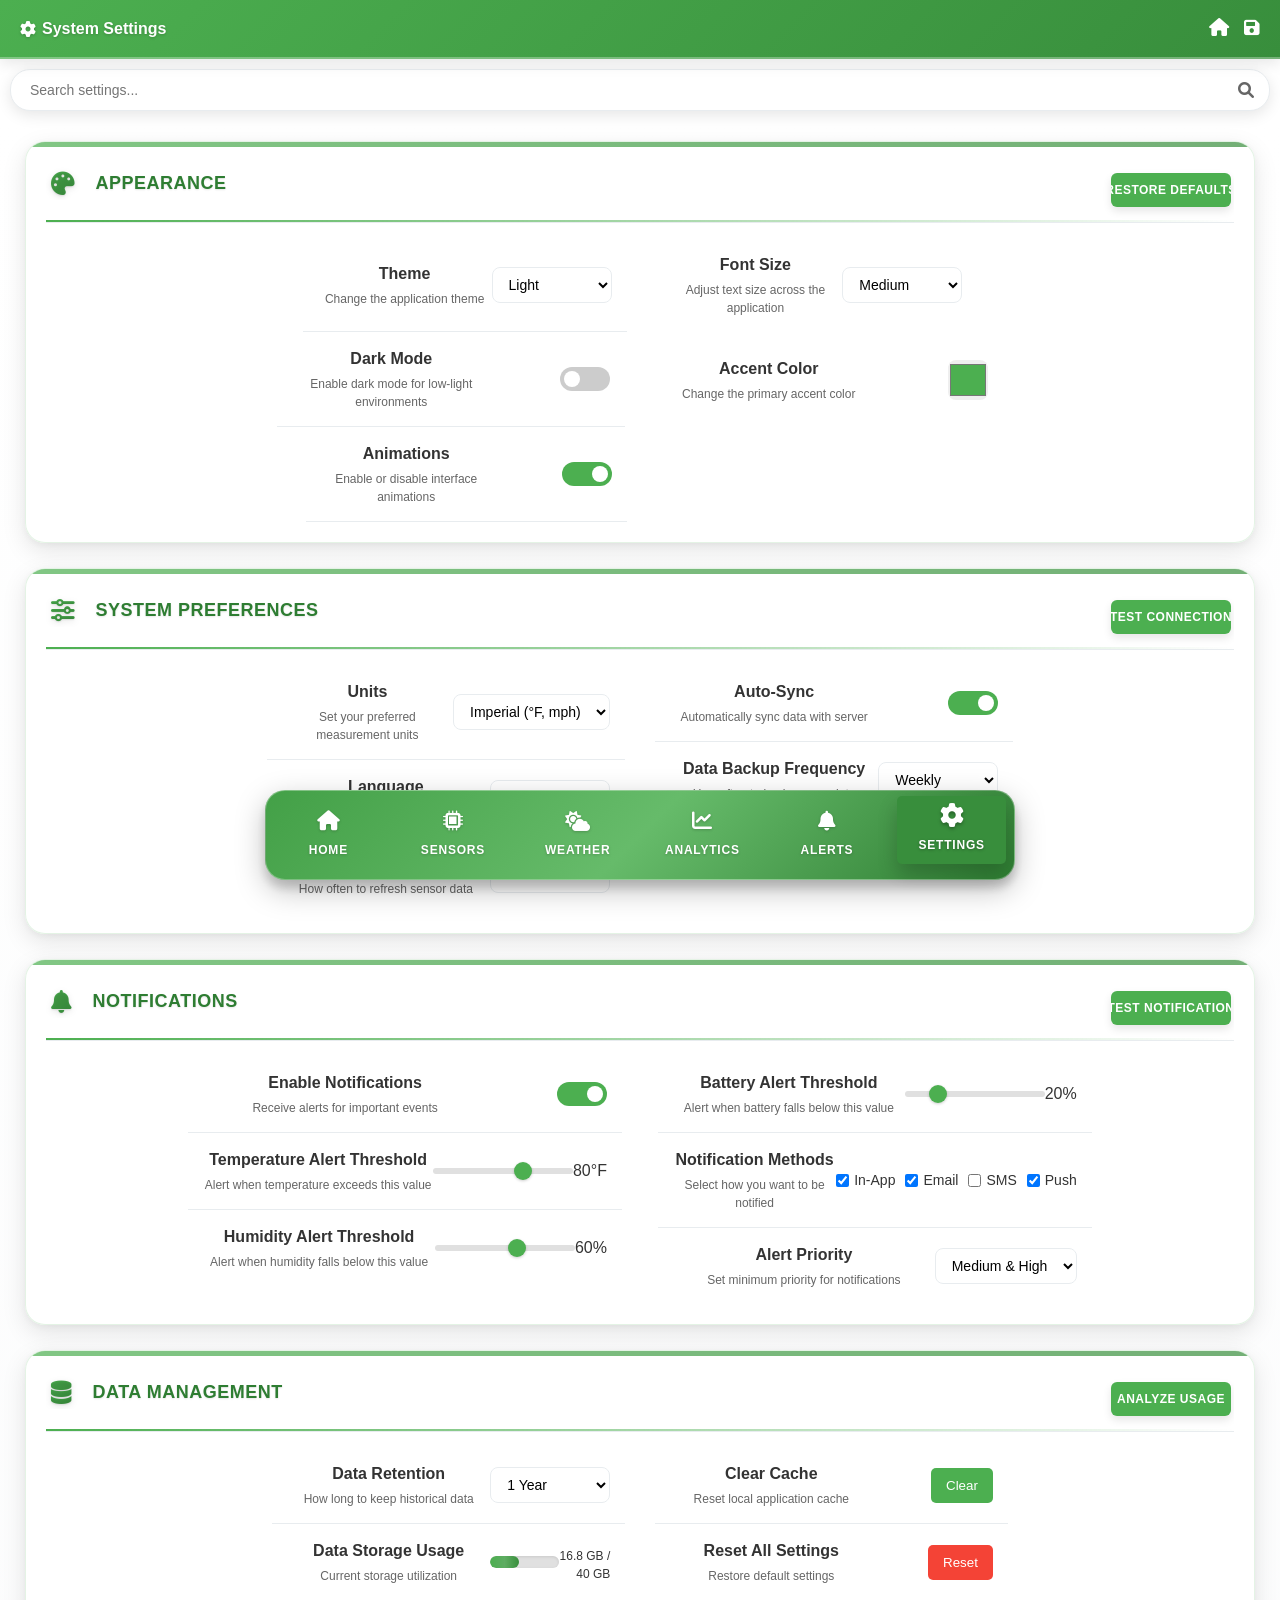
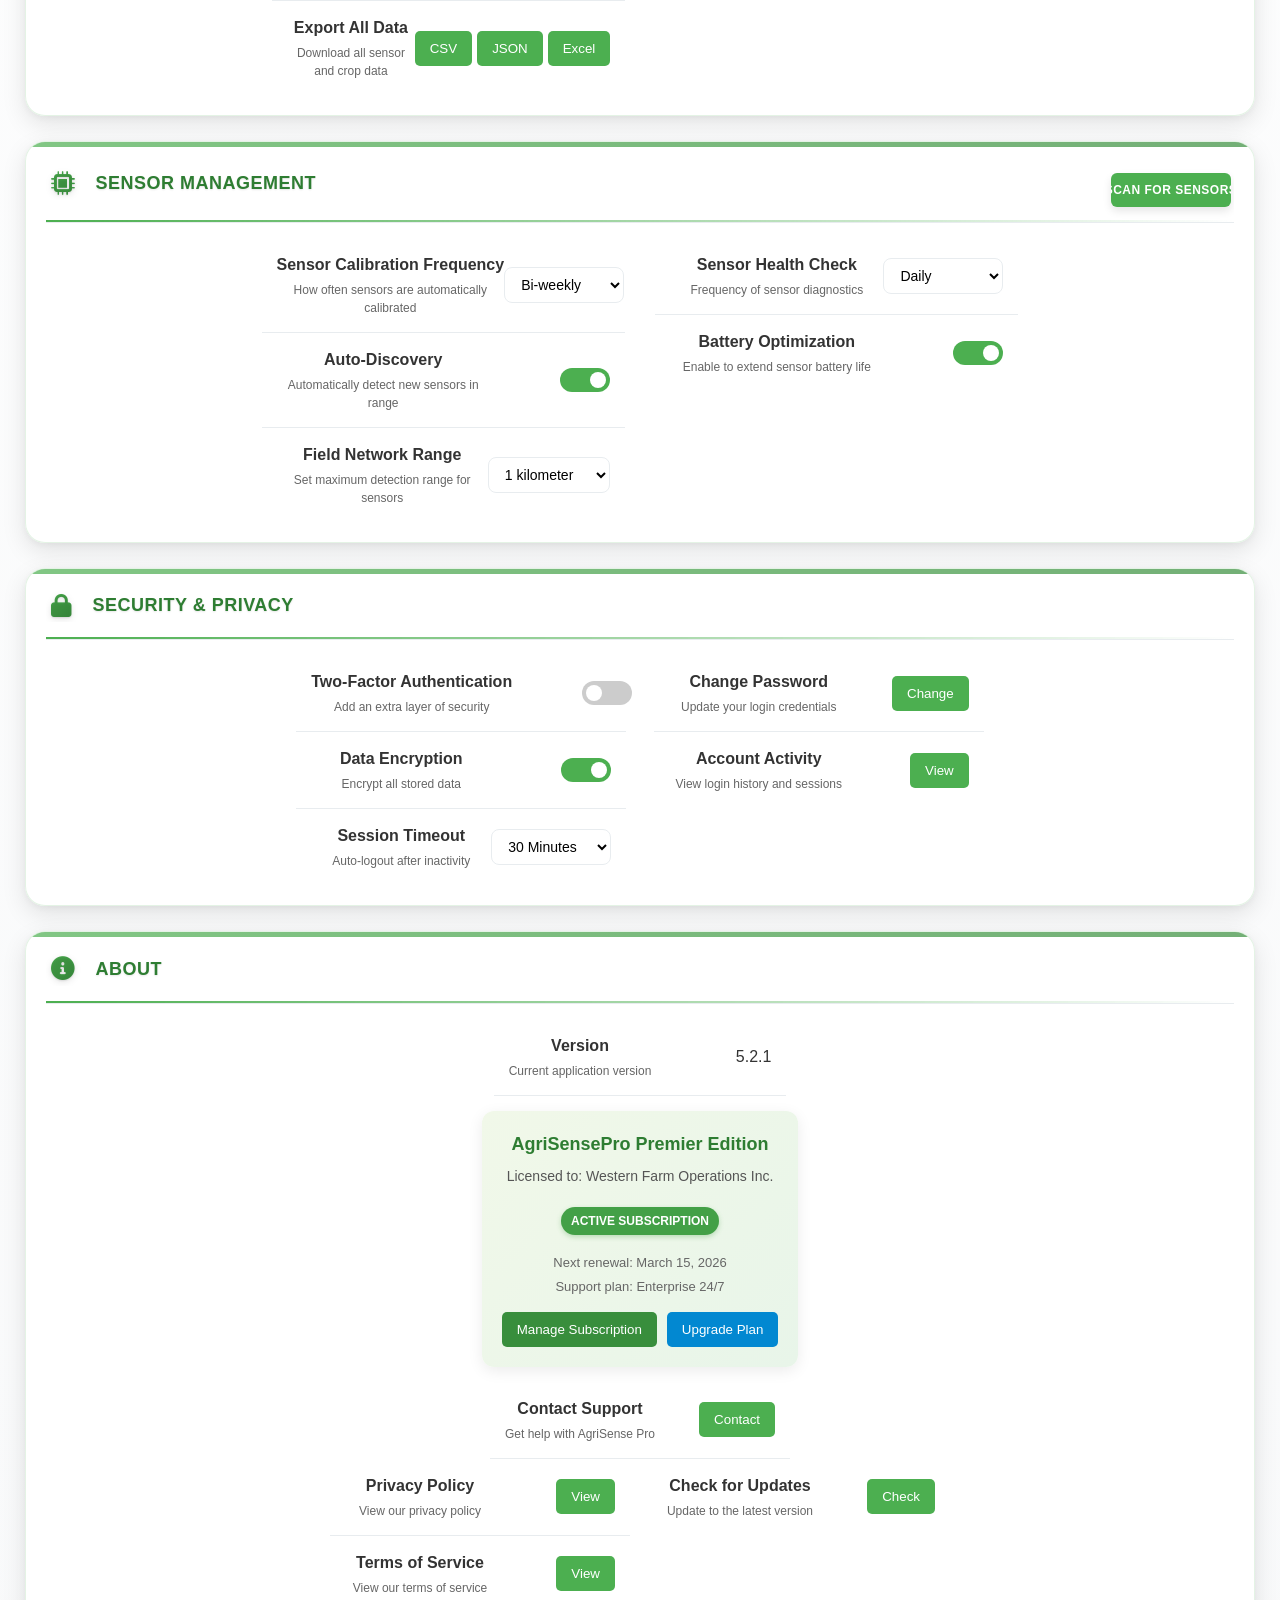
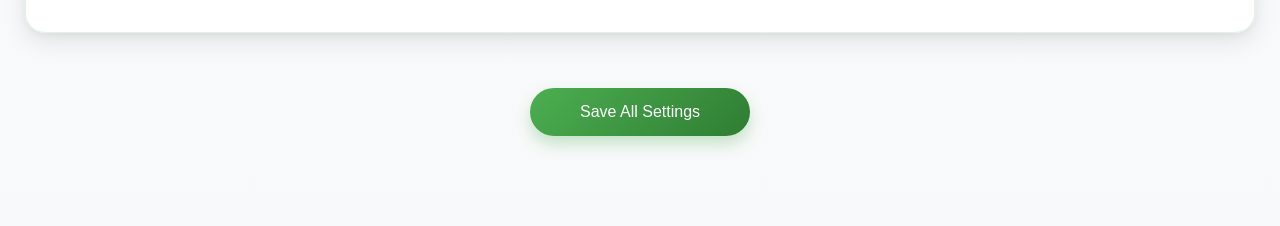
<file: settings.html>
<!DOCTYPE html>
<html lang="en">
<head>
    <meta charset="UTF-8">
    <meta name="viewport" content="width=device-width, initial-scale=1.0, maximum-scale=1.0, user-scalable=no, shrink-to-fit=no">
    <title>AgriSense Pro - System Settings</title>
    <link rel="stylesheet" href="https://cdnjs.cloudflare.com/ajax/libs/font-awesome/6.0.0-beta3/css/all.min.css">
    <link rel="stylesheet" href="styles.css">
</head>
<body>
    <div class="phone-frame" style="max-width: 100%; height: 100%;">
        <div class="header">
            <div class="header-title">
                <i class="fas fa-cog"></i>
                System Settings
            </div>
            <div class="header-actions">
                <a href="index.html" class="header-icon" title="Back to Dashboard"><i class="fas fa-home"></i></a>
                <span class="header-icon" onclick="saveAllSettings()" title="Save All Settings"><i class="fas fa-save"></i></span>
            </div>
        </div>

        <div class="search-bar">
            <input type="text" placeholder="Search settings..." id="settingsSearch">
            <i class="fas fa-search search-icon"></i>
        </div>

        <div class="content" style="max-width: 100%;">
            <div class="section">
                <div class="section-header">
                    <div class="section-title">
                        <i class="fas fa-palette"></i>
                        Appearance
                    </div>
                    <div class="action-buttons">
                        <span class="btn" onclick="restoreDefaultAppearance()">Restore Defaults</span>
                    </div>
                </div>

                <div style="display: flex; flex-wrap: wrap; gap: 15px; justify-content: space-between;">
                    <div class="settings-item" style="flex: 1; min-width: 300px; max-width: 48%;">
                        <div class="settings-label">
                            <div class="settings-title">Theme</div>
                            <div class="settings-description">Change the application theme</div>
                        </div>
                        <div class="settings-control">
                            <select id="themeSelect" class="settings-select" onchange="previewTheme(this.value)">
                                <option value="light">Light</option>
                                <option value="dark">Dark</option>
                                <option value="nature">Nature</option>
                                <option value="custom">Custom</option>
                            </select>
                        </div>
                    </div>

                    <div class="settings-item" style="flex: 1; min-width: 300px; max-width: 48%;">
                        <div class="settings-label">
                            <div class="settings-title">Font Size</div>
                            <div class="settings-description">Adjust text size across the application</div>
                        </div>
                        <div class="settings-control">
                            <select id="fontSizeSelect" class="settings-select" onchange="previewFontSize(this.value)">
                                <option value="small">Small</option>
                                <option value="medium" selected>Medium</option>
                                <option value="large">Large</option>
                            </select>
                        </div>
                    </div>
                </div>

                <div style="display: flex; flex-wrap: wrap; gap: 15px; justify-content: space-between;">
                    <div class="settings-item" style="flex: 1; min-width: 300px; max-width: 48%;">
                        <div class="settings-label">
                            <div class="settings-title">Dark Mode</div>
                            <div class="settings-description">Enable dark mode for low-light environments</div>
                        </div>
                        <div class="settings-control">
                            <label class="switch">
                                <input type="checkbox" id="darkModeToggle" onchange="toggleDarkMode(this.checked)">
                                <span class="slider"></span>
                            </label>
                        </div>
                    </div>

                    <div class="settings-item" style="flex: 1; min-width: 300px; max-width: 48%;">
                        <div class="settings-label">
                            <div class="settings-title">Accent Color</div>
                            <div class="settings-description">Change the primary accent color</div>
                        </div>
                        <div class="settings-control">
                            <input type="color" id="accentColorPicker" value="#4caf50" onchange="previewAccentColor(this.value)">
                        </div>
                    </div>
                </div>

                <div style="display: flex; flex-wrap: wrap; gap: 15px; justify-content: space-between;">
                    <div class="settings-item" style="flex: 1; min-width: 300px; max-width: 48%;">
                        <div class="settings-label">
                            <div class="settings-title">Animations</div>
                            <div class="settings-description">Enable or disable interface animations</div>
                        </div>
                        <div class="settings-control">
                            <label class="switch">
                                <input type="checkbox" id="animationsToggle" checked>
                                <span class="slider"></span>
                            </label>
                        </div>
                    </div>

                    <div class="settings-item" style="flex: 1; min-width: 300px; max-width: 48%;">
                        <!-- Empty placeholder to maintain the grid layout -->
                    </div>
                </div>
            </div>

            <div class="section">
                <div class="section-header">
                    <div class="section-title">
                        <i class="fas fa-sliders-h"></i>
                        System Preferences
                    </div>
                    <div class="action-buttons">
                        <span class="btn" onclick="testConnection()">Test Connection</span>
                    </div>
                </div>

                <div style="display: flex; flex-wrap: wrap; gap: 20px; justify-content: space-between;">
                    <div style="flex: 1; min-width: 300px; max-width: 48%;">
                        <div class="settings-item">
                            <div class="settings-label">
                                <div class="settings-title">Units</div>
                                <div class="settings-description">Set your preferred measurement units</div>
                            </div>
                            <div class="settings-control">
                                <select id="unitSelect" class="settings-select">
                                    <option value="imperial">Imperial (°F, mph)</option>
                                    <option value="metric">Metric (°C, km/h)</option>
                                </select>
                            </div>
                        </div>

                        <div class="settings-item">
                            <div class="settings-label">
                                <div class="settings-title">Language</div>
                                <div class="settings-description">Set your preferred language</div>
                            </div>
                            <div class="settings-control">
                                <select id="languageSelect" class="settings-select">
                                    <option value="en">English</option>
                                    <option value="es">Spanish</option>
                                    <option value="fr">French</option>
                                    <option value="de">German</option>
                                    <option value="zh">Chinese</option>
                                    <option value="ja">Japanese</option>
                                    <option value="ru">Russian</option>
                                </select>
                            </div>
                        </div>

                        <div class="settings-item">
                            <div class="settings-label">
                                <div class="settings-title">Update Frequency</div>
                                <div class="settings-description">How often to refresh sensor data</div>
                            </div>
                            <div class="settings-control">
                                <select id="updateFreq" class="settings-select">
                                    <option value="2000">2 Seconds</option>
                                    <option value="5000">5 Seconds</option>
                                    <option value="10000" selected>10 Seconds</option>
                                    <option value="30000">30 Seconds</option>
                                    <option value="60000">1 Minute</option>
                                    <option value="300000">5 Minutes</option>
                                </select>
                            </div>
                        </div>
                    </div>

                    <div style="flex: 1; min-width: 300px; max-width: 48%;">
                        <div class="settings-item">
                            <div class="settings-label">
                                <div class="settings-title">Auto-Sync</div>
                                <div class="settings-description">Automatically sync data with server</div>
                            </div>
                            <div class="settings-control">
                                <label class="switch">
                                    <input type="checkbox" id="autoSyncToggle" checked>
                                    <span class="slider"></span>
                                </label>
                            </div>
                        </div>

                        <div class="settings-item">
                            <div class="settings-label">
                                <div class="settings-title">Data Backup Frequency</div>
                                <div class="settings-description">How often to backup your data</div>
                            </div>
                            <div class="settings-control">
                                <select id="backupFreq" class="settings-select">
                                    <option value="daily">Daily</option>
                                    <option value="weekly" selected>Weekly</option>
                                    <option value="monthly">Monthly</option>
                                </select>
                            </div>
                        </div>

                        <div class="settings-item">
                            <div class="settings-label">
                                <div class="settings-title">Cloud Storage</div>
                                <div class="settings-description">Store your data in the cloud</div>
                            </div>
                            <div class="settings-control">
                                <label class="switch">
                                    <input type="checkbox" id="cloudStorageToggle" checked>
                                    <span class="slider"></span>
                                </label>
                            </div>
                        </div>
                    </div>
                </div>
            </div>

            <div class="section">
                <div class="section-header">
                    <div class="section-title">
                        <i class="fas fa-bell"></i>
                        Notifications
                    </div>
                    <div class="action-buttons">
                        <span class="btn" onclick="testNotification()">Test Notification</span>
                    </div>
                </div>

                <div style="display: flex; flex-wrap: wrap; gap: 20px; justify-content: space-between;">
                    <div style="flex: 1; min-width: 300px; max-width: 48%;">
                        <div class="settings-item">
                            <div class="settings-label">
                                <div class="settings-title">Enable Notifications</div>
                                <div class="settings-description">Receive alerts for important events</div>
                            </div>
                            <div class="settings-control">
                                <label class="switch">
                                    <input type="checkbox" id="notifyToggle" checked>
                                    <span class="slider"></span>
                                </label>
                            </div>
                        </div>

                        <div class="settings-item">
                            <div class="settings-label">
                                <div class="settings-title">Temperature Alert Threshold</div>
                                <div class="settings-description">Alert when temperature exceeds this value</div>
                            </div>
                            <div class="settings-control">
                                <input type="range" id="tempThresholdSlider" min="0" max="120" value="80" oninput="updateTempThreshold(this.value)">
                                <span id="tempThresholdValue">80°F</span>
                            </div>
                        </div>

                        <div class="settings-item">
                            <div class="settings-label">
                                <div class="settings-title">Humidity Alert Threshold</div>
                                <div class="settings-description">Alert when humidity falls below this value</div>
                            </div>
                            <div class="settings-control">
                                <input type="range" id="humidThresholdSlider" min="0" max="100" value="60" oninput="updateHumidThreshold(this.value)">
                                <span id="humidThresholdValue">60%</span>
                            </div>
                        </div>
                    </div>

                    <div style="flex: 1; min-width: 300px; max-width: 48%;">
                        <div class="settings-item">
                            <div class="settings-label">
                                <div class="settings-title">Battery Alert Threshold</div>
                                <div class="settings-description">Alert when battery falls below this value</div>
                            </div>
                            <div class="settings-control">
                                <input type="range" id="batteryThresholdSlider" min="0" max="100" value="20" oninput="updateBatteryThreshold(this.value)">
                                <span id="batteryThresholdValue">20%</span>
                            </div>
                        </div>

                        <div class="settings-item">
                            <div class="settings-label">
                                <div class="settings-title">Notification Methods</div>
                                <div class="settings-description">Select how you want to be notified</div>
                            </div>
                            <div class="settings-control">
                                <div class="checkbox-group">
                                    <label><input type="checkbox" checked> In-App</label>
                                    <label><input type="checkbox" checked> Email</label>
                                    <label><input type="checkbox"> SMS</label>
                                    <label><input type="checkbox" checked> Push</label>
                                </div>
                            </div>
                        </div>

                        <div class="settings-item">
                            <div class="settings-label">
                                <div class="settings-title">Alert Priority</div>
                                <div class="settings-description">Set minimum priority for notifications</div>
                            </div>
                            <div class="settings-control">
                                <select id="alertPriority" class="settings-select">
                                    <option value="all">All Alerts</option>
                                    <option value="medium" selected>Medium & High</option>
                                    <option value="high">High Only</option>
                                </select>
                            </div>
                        </div>
                    </div>
                </div>
            </div>

            <div class="section">
                <div class="section-header">
                    <div class="section-title">
                        <i class="fas fa-database"></i>
                        Data Management
                    </div>
                    <div class="action-buttons">
                        <span class="btn" onclick="analyzeDataUsage()">Analyze Usage</span>
                    </div>
                </div>

                <div style="display: flex; flex-wrap: wrap; gap: 20px; justify-content: space-between;">
                    <div style="flex: 1; min-width: 300px; max-width: 48%;">
                        <div class="settings-item">
                            <div class="settings-label">
                                <div class="settings-title">Data Retention</div>
                                <div class="settings-description">How long to keep historical data</div>
                            </div>
                            <div class="settings-control">
                                <select id="dataRetention" class="settings-select">
                                    <option value="30">30 Days</option>
                                    <option value="90">90 Days</option>
                                    <option value="365" selected>1 Year</option>
                                    <option value="730">2 Years</option>
                                    <option value="unlimited">Unlimited</option>
                                </select>
                            </div>
                        </div>

                        <div class="settings-item">
                            <div class="settings-label">
                                <div class="settings-title">Data Storage Usage</div>
                                <div class="settings-description">Current storage utilization</div>
                            </div>
                            <div class="settings-control">
                                <div class="progress-bar" style="margin: 0;">
                                    <div class="progress-fill" style="width: 42%;" title="Storage Usage"></div>
                                </div>
                                <div style="font-size: 12px; margin-top: 5px; text-align: right;">16.8 GB / 40 GB</div>
                            </div>
                        </div>

                        <div class="settings-item">
                            <div class="settings-label">
                                <div class="settings-title">Export All Data</div>
                                <div class="settings-description">Download all sensor and crop data</div>
                            </div>
                            <div class="settings-control">
                                <div class="button-group">
                                    <button class="settings-button" onclick="exportData('csv')">CSV</button>
                                    <button class="settings-button" onclick="exportData('json')">JSON</button>
                                    <button class="settings-button" onclick="exportData('excel')">Excel</button>
                                </div>
                            </div>
                        </div>
                    </div>

                    <div style="flex: 1; min-width: 300px; max-width: 48%;">
                        <div class="settings-item">
                            <div class="settings-label">
                                <div class="settings-title">Clear Cache</div>
                                <div class="settings-description">Reset local application cache</div>
                            </div>
                            <div class="settings-control">
                                <button class="settings-button" onclick="clearCache()">Clear</button>
                            </div>
                        </div>

                        <div class="settings-item">
                            <div class="settings-label">
                                <div class="settings-title">Reset All Settings</div>
                                <div class="settings-description">Restore default settings</div>
                            </div>
                            <div class="settings-control">
                                <button class="settings-button settings-danger" onclick="resetSettings()">Reset</button>
                            </div>
                        </div>
                    </div>
                </div>
            </div>

            <div class="section">
                <div class="section-header">
                    <div class="section-title">
                        <i class="fas fa-microchip"></i>
                        Sensor Management
                    </div>
                    <div class="action-buttons">
                        <span class="btn" onclick="scanForSensors()">Scan for Sensors</span>
                    </div>
                </div>

                <div style="display: flex; flex-wrap: wrap; gap: 20px; justify-content: space-between;">
                    <div style="flex: 1; min-width: 300px; max-width: 48%;">
                        <div class="settings-item">
                            <div class="settings-label">
                                <div class="settings-title">Sensor Calibration Frequency</div>
                                <div class="settings-description">How often sensors are automatically calibrated</div>
                            </div>
                            <div class="settings-control">
                                <select id="calibrationFreq" class="settings-select">
                                    <option value="7">Weekly</option>
                                    <option value="14" selected>Bi-weekly</option>
                                    <option value="30">Monthly</option>
                                    <option value="90">Quarterly</option>
                                </select>
                            </div>
                        </div>

                        <div class="settings-item">
                            <div class="settings-label">
                                <div class="settings-title">Auto-Discovery</div>
                                <div class="settings-description">Automatically detect new sensors in range</div>
                            </div>
                            <div class="settings-control">
                                <label class="switch">
                                    <input type="checkbox" id="autoDiscoveryToggle" checked>
                                    <span class="slider"></span>
                                </label>
                            </div>
                        </div>

                        <div class="settings-item">
                            <div class="settings-label">
                                <div class="settings-title">Field Network Range</div>
                                <div class="settings-description">Set maximum detection range for sensors</div>
                            </div>
                            <div class="settings-control">
                                <select id="sensorRange" class="settings-select">
                                    <option value="500">500 meters</option>
                                    <option value="1000" selected>1 kilometer</option>
                                    <option value="2000">2 kilometers</option>
                                    <option value="5000">5 kilometers</option>
                                </select>
                            </div>
                        </div>
                    </div>

                    <div style="flex: 1; min-width: 300px; max-width: 48%;">
                        <div class="settings-item">
                            <div class="settings-label">
                                <div class="settings-title">Sensor Health Check</div>
                                <div class="settings-description">Frequency of sensor diagnostics</div>
                            </div>
                            <div class="settings-control">
                                <select id="healthCheckFreq" class="settings-select">
                                    <option value="3600">Hourly</option>
                                    <option value="86400" selected>Daily</option>
                                    <option value="604800">Weekly</option>
                                </select>
                            </div>
                        </div>

                        <div class="settings-item">
                            <div class="settings-label">
                                <div class="settings-title">Battery Optimization</div>
                                <div class="settings-description">Enable to extend sensor battery life</div>
                            </div>
                            <div class="settings-control">
                                <label class="switch">
                                    <input type="checkbox" id="batteryOptToggle" checked>
                                    <span class="slider"></span>
                                </label>
                            </div>
                        </div>
                    </div>
                </div>
            </div>

            <div class="section">
                <div class="section-header">
                    <div class="section-title">
                        <i class="fas fa-lock"></i>
                        Security & Privacy
                    </div>
                </div>

                <div style="display: flex; flex-wrap: wrap; gap: 20px; justify-content: space-between;">
                    <div style="flex: 1; min-width: 300px; max-width: 48%;">
                        <div class="settings-item">
                            <div class="settings-label">
                                <div class="settings-title">Two-Factor Authentication</div>
                                <div class="settings-description">Add an extra layer of security</div>
                            </div>
                            <div class="settings-control">
                                <label class="switch">
                                    <input type="checkbox" id="twoFactorToggle">
                                    <span class="slider"></span>
                                </label>
                            </div>
                        </div>

                        <div class="settings-item">
                            <div class="settings-label">
                                <div class="settings-title">Data Encryption</div>
                                <div class="settings-description">Encrypt all stored data</div>
                            </div>
                            <div class="settings-control">
                                <label class="switch">
                                    <input type="checkbox" id="encryptionToggle" checked>
                                    <span class="slider"></span>
                                </label>
                            </div>
                        </div>

                        <div class="settings-item">
                            <div class="settings-label">
                                <div class="settings-title">Session Timeout</div>
                                <div class="settings-description">Auto-logout after inactivity</div>
                            </div>
                            <div class="settings-control">
                                <select id="sessionTimeout" class="settings-select">
                                    <option value="300">5 Minutes</option>
                                    <option value="900">15 Minutes</option>
                                    <option value="1800" selected>30 Minutes</option>
                                    <option value="3600">60 Minutes</option>
                                    <option value="0">Never</option>
                                </select>
                            </div>
                        </div>
                    </div>

                    <div style="flex: 1; min-width: 300px; max-width: 48%;">
                        <div class="settings-item">
                            <div class="settings-label">
                                <div class="settings-title">Change Password</div>
                                <div class="settings-description">Update your login credentials</div>
                            </div>
                            <div class="settings-control">
                                <button class="settings-button" onclick="changePassword()">Change</button>
                            </div>
                        </div>

                        <div class="settings-item">
                            <div class="settings-label">
                                <div class="settings-title">Account Activity</div>
                                <div class="settings-description">View login history and sessions</div>
                            </div>
                            <div class="settings-control">
                                <button class="settings-button" onclick="viewAccountActivity()">View</button>
                            </div>
                        </div>
                    </div>
                </div>
            </div>

            <div class="section">
                <div class="section-header">
                    <div class="section-title">
                        <i class="fas fa-info-circle"></i>
                        About
                    </div>
                </div>

                <div class="settings-item">
                    <div class="settings-label">
                        <div class="settings-title">Version</div>
                        <div class="settings-description">Current application version</div>
                    </div>
                    <div class="settings-control">
                        <span>5.2.1</span>
                    </div>
                </div>

                <div style="margin: 15px; padding: 20px; background: linear-gradient(135deg, #f1f8e9, #e8f5e9); border-radius: 12px; text-align: center; box-shadow: 0 4px 15px rgba(0,0,0,0.08);">
                    <div style="font-weight: bold; margin-bottom: 8px; font-size: 18px; color: #2e7d32;">AgriSensePro Premier Edition</div>
                    <div style="font-size: 14px; color: #555; margin-bottom: 12px;">Licensed to: Western Farm Operations Inc.</div>
                    <div class="status-badge success" style="margin: 8px auto; display: inline-block;">Active Subscription</div>
                    <div style="font-size: 13px; color: #666; margin-top: 10px;">Next renewal: March 15, 2026</div>
                    <div style="font-size: 13px; color: #666; margin-top: 5px;">Support plan: Enterprise 24/7</div>
                    <div style="margin-top: 15px; display: flex; gap: 10px; justify-content: center;">
                        <button class="settings-button" style="background: #388e3c;">Manage Subscription</button>
                        <button class="settings-button" style="background: #0288d1;">Upgrade Plan</button>
                    </div>
                </div>

                <div class="settings-item">
                    <div class="settings-label">
                        <div class="settings-title">Contact Support</div>
                        <div class="settings-description">Get help with AgriSense Pro</div>
                    </div>
                    <div class="settings-control">
                        <button class="settings-button" onclick="contactSupport()">Contact</button>
                    </div>
                </div>

                <div style="display: flex; flex-wrap: wrap; gap: 20px; justify-content: space-between;">
                    <div style="flex: 1; min-width: 300px; max-width: 48%;">
                        <div class="settings-item">
                            <div class="settings-label">
                                <div class="settings-title">Privacy Policy</div>
                                <div class="settings-description">View our privacy policy</div>
                            </div>
                            <div class="settings-control">
                                <button class="settings-button" onclick="viewPrivacyPolicy()">View</button>
                            </div>
                        </div>

                        <div class="settings-item">
                            <div class="settings-label">
                                <div class="settings-title">Terms of Service</div>
                                <div class="settings-description">View our terms of service</div>
                            </div>
                            <div class="settings-control">
                                <button class="settings-button" onclick="viewTermsOfService()">View</button>
                            </div>
                        </div>
                    </div>

                    <div style="flex: 1; min-width: 300px; max-width: 48%;">
                        <div class="settings-item">
                            <div class="settings-label">
                                <div class="settings-title">Check for Updates</div>
                                <div class="settings-description">Update to the latest version</div>
                            </div>
                            <div class="settings-control">
                                <button class="settings-button" onclick="checkForUpdates()">Check</button>
                            </div>
                        </div>
                    </div>
                </div>
            </div>

            <div style="margin: 30px 0; text-align: center;">
                <button class="settings-button" style="width: 220px; padding: 15px; font-size: 16px; box-shadow: 0 8px 15px rgba(76, 175, 80, 0.3); background: linear-gradient(135deg, #4caf50, #2e7d32); border-radius: 30px;" onclick="saveAllSettings()">Save All Settings</button>
            </div>
        </div>

        <div class="nav-bar">
            <a href="index.html" class="nav-item" title="Farm Dashboard">
                <i class="fas fa-home"></i>
                <span>Home</span>
            </a>
            <a href="sensors.html" class="nav-item" title="Sensor Management">
                <i class="fas fa-microchip"></i>
                <span>Sensors</span>
            </a>
            <a href="weather.html" class="nav-item" title="Weather Command Station">
                <i class="fas fa-cloud-sun"></i>
                <span>Weather</span>
            </a>
            <a href="analytics.html" class="nav-item" title="Data Analytics">
                <i class="fas fa-chart-line"></i>
                <span>Analytics</span>
            </a>
            <a href="alerts.html" class="nav-item" title="Alert Command Center">
                <i class="fas fa-bell"></i>
                <span>Alerts</span>
            </a>
            <a href="settings.html" class="nav-item active" title="System Settings">
                <i class="fas fa-cog"></i>
                <span>Settings</span>
            </a>
        </div>
    </div>

    <script>
        // Load saved settings when page loads
        document.addEventListener('DOMContentLoaded', function() {
            loadSavedSettings();
            setupSearchFilter();
            initializeSliders();
        });

        function loadSavedSettings() {
            // In a real application, this would load settings from localStorage or a server
            console.log("Loading saved settings...");

            // Default or previously saved settings could be loaded here
            // For this example, we'll just use the defaults set in the HTML
        }

        function setupSearchFilter() {
            // Filter settings as user types in search box
            const searchInput = document.getElementById('settingsSearch');
            if (searchInput) {
                searchInput.addEventListener('input', function() {
                    const query = this.value.toLowerCase();
                    document.querySelectorAll('.settings-item').forEach(item => {
                        const title = item.querySelector('.settings-title').textContent.toLowerCase();
                        const desc = item.querySelector('.settings-description').textContent.toLowerCase();

                        if (title.includes(query) || desc.includes(query)) {
                            item.style.display = '';
                        } else {
                            item.style.display = 'none';
                        }
                    });

                    // Hide section headers if all items in that section are hidden
                    document.querySelectorAll('.section').forEach(section => {
                        const visibleItems = section.querySelectorAll('.settings-item[style="display: none;"]');
                        if (visibleItems.length === section.querySelectorAll('.settings-item').length) {
                            section.style.display = 'none';
                        } else {
                            section.style.display = '';
                        }
                    });
                });
            }
        }

        function initializeSliders() {
            // Set up the range sliders
            updateTempThreshold(document.getElementById('tempThresholdSlider')?.value || 80);
            updateHumidThreshold(document.getElementById('humidThresholdSlider')?.value || 60);
            updateBatteryThreshold(document.getElementById('batteryThresholdSlider')?.value || 20);
        }

        function updateTempThreshold(value) {
            document.getElementById('tempThresholdValue').textContent = `${value}°F`;
        }

        function updateHumidThreshold(value) {
            document.getElementById('humidThresholdValue').textContent = `${value}%`;
        }

        function updateBatteryThreshold(value) {
            document.getElementById('batteryThresholdValue').textContent = `${value}%`;
        }

        function saveAllSettings() {
            // Get all settings from form elements
            const settings = {
                theme: document.getElementById('themeSelect').value,
                fontSize: document.getElementById('fontSizeSelect').value,
                darkMode: document.getElementById('darkModeToggle').checked,
                accentColor: document.getElementById('accentColorPicker').value,
                animations: document.getElementById('animationsToggle').checked,
                units: document.getElementById('unitSelect').value,
                language: document.getElementById('languageSelect').value,
                updateFreq: document.getElementById('updateFreq').value,
                autoSync: document.getElementById('autoSyncToggle').checked,
                backupFreq: document.getElementById('backupFreq').value,
                cloudStorage: document.getElementById('cloudStorageToggle').checked,
                notificationsEnabled: document.getElementById('notifyToggle').checked,
                tempThreshold: document.getElementById('tempThresholdSlider').value,
                humidThreshold: document.getElementById('humidThresholdSlider').value,
                batteryThreshold: document.getElementById('batteryThresholdSlider').value,
                alertPriority: document.getElementById('alertPriority').value,
                dataRetention: document.getElementById('dataRetention').value,
                calibrationFreq: document.getElementById('calibrationFreq').value,
                autoDiscovery: document.getElementById('autoDiscoveryToggle').checked,
                sensorRange: document.getElementById('sensorRange').value,
                healthCheckFreq: document.getElementById('healthCheckFreq').value,
                batteryOpt: document.getElementById('batteryOptToggle').checked,
                twoFactor: document.getElementById('twoFactorToggle').checked,
                encryption: document.getElementById('encryptionToggle').checked,
                sessionTimeout: document.getElementById('sessionTimeout').value
            };

            // In a real application, this would save to localStorage or a server
            console.log("Saving settings:", settings);

            // Show a success notification
            showNotification('Settings saved successfully!', 'success');
        }

        function showNotification(message, type = 'info') {
            // Create notification element
            const notification = document.createElement('div');
            notification.className = `notification-toast ${type}`;
            notification.innerHTML = `
                <i class="fas fa-${type === 'success' ? 'check-circle' : 'info-circle'}"></i>
                <span>${message}</span>
            `;

            // Style the notification
            Object.assign(notification.style, {
                position: 'fixed',
                bottom: '80px',
                left: '50%',
                transform: 'translateX(-50%)',
                backgroundColor: type === 'success' ? '#4caf50' : '#2196f3',
                color: 'white',
                padding: '12px 24px',
                borderRadius: '30px',
                boxShadow: '0 5px 15px rgba(0,0,0,0.2)',
                zIndex: '9999',
                display: 'flex',
                alignItems: 'center',
                gap: '8px',
                fontSize: '14px',
                fontWeight: '500',
                opacity: '0',
                transition: 'opacity 0.3s, transform 0.3s'
            });

            // Add to document
            document.body.appendChild(notification);

            // Animate in
            setTimeout(() => {
                notification.style.opacity = '1';
                notification.style.transform = 'translateX(-50%) translateY(0)';
            }, 10);

            // Remove after 3 seconds
            setTimeout(() => {
                notification.style.opacity = '0';
                notification.style.transform = 'translateX(-50%) translateY(20px)';
                setTimeout(() => notification.remove(), 300);
            }, 3000);
        }

        function previewTheme(theme) {
            // In a real application, this would update the page theme
            console.log("Previewing theme:", theme);

            // Example of how this might work
            const body = document.body;
            body.classList.remove('theme-light', 'theme-dark', 'theme-nature', 'theme-custom');
            body.classList.add(`theme-${theme}`);

            // Show theme preview effects
            if (theme === 'dark') {
                body.style.backgroundColor = '#333';
                document.querySelectorAll('.section').forEach(section => {
                    section.style.backgroundColor = '#444';
                    section.style.color = '#fff';
                });
                document.querySelectorAll('.settings-item').forEach(item => {
                    item.style.borderBottomColor = '#555';
                });
            } else if (theme === 'nature') {
                body.style.backgroundColor = '#e8f5e9';
                document.querySelectorAll('.section').forEach(section => {
                    section.style.backgroundColor = '#f1f8e9';
                });
            } else {
                // Reset to default
                body.style.backgroundColor = '';
                document.querySelectorAll('.section').forEach(section => {
                    section.style.backgroundColor = '';
                    section.style.color = '';
                });
                document.querySelectorAll('.settings-item').forEach(item => {
                    item.style.borderBottomColor = '';
                });
            }

            // Show notification
            showNotification('Theme preview applied. Save settings to keep this theme.', 'info');
        }

        function previewAccentColor(color) {
            document.documentElement.style.setProperty('--primary-color', color);
            document.documentElement.style.setProperty('--secondary-color', adjustColor(color, -20));
            document.documentElement.style.setProperty('--dark-color', adjustColor(color, -40));
            document.documentElement.style.setProperty('--light-color', adjustColor(color, 60));

            showNotification('Accent color updated. Save settings to keep this color.', 'info');
        }

        function adjustColor(hex, percent) {
            // Convert hex to RGB
            let r = parseInt(hex.substring(1,3), 16);
            let g = parseInt(hex.substring(3,5), 16);
            let b = parseInt(hex.substring(5,7), 16);

            // Adjust
            r = Math.max(0, Math.min(255, r + percent));
            g = Math.max(0, Math.min(255, g + percent));
            b = Math.max(0, Math.min(255, b + percent));

            // Convert back to hex
            return "#" + ((1 << 24) + (r << 16) + (g << 8) + b).toString(16).slice(1);
        }

        function previewFontSize(size) {
            // In a real application, this would update the page font size
            console.log("Previewing font size:", size);

            // Example of how this might work
            const root = document.documentElement;

            if (size === 'small') {
                root.style.fontSize = '14px';
            } else if (size === 'medium') {
                root.style.fontSize = '16px';
            } else if (size === 'large') {
                root.style.fontSize = '18px';
            }

            showNotification('Font size updated. Save settings to keep this size.', 'info');
        }

        function toggleDarkMode(enabled) {
            // In a real application, this would toggle dark mode
            console.log("Dark mode:", enabled);

            // Example of how this might work
            if (enabled) {
                document.getElementById('themeSelect').value = 'dark';
                previewTheme('dark');
            } else {
                document.getElementById('themeSelect').value = 'light';
                previewTheme('light');
            }
        }

        function restoreDefaultAppearance() {
            document.getElementById('themeSelect').value = 'light';
            document.getElementById('fontSizeSelect').value = 'medium';
            document.getElementById('darkModeToggle').checked = false;
            document.getElementById('accentColorPicker').value = '#4caf50';
            document.getElementById('animationsToggle').checked = true;

            // Reset appearance
            previewTheme('light');
            previewFontSize('medium');
            previewAccentColor('#4caf50');

            showNotification('Default appearance restored', 'success');
        }

        function exportData(format) {
            console.log(`Exporting data in ${format} format...`);
            showNotification(`Preparing ${format.toUpperCase()} export. Download will start shortly.`, 'info');
        }

        function clearCache() {
            // In a real application, this would clear the cache
            console.log("Clearing cache...");

            if (confirm("Are you sure you want to clear the application cache? This may log you out.")) {
                showNotification('Cache cleared successfully', 'success');
            }
        }

        function resetSettings() {
            // In a real application, this would reset all settings to defaults
            console.log("Resetting settings...");

            if (confirm("Are you sure you want to reset all settings to default values? This cannot be undone.")) {
                // Reset all form elements to defaults
                document.querySelectorAll('select').forEach(select => {
                    const defaultOption = select.querySelector('option[selected]');
                    if (defaultOption) {
                        select.value = defaultOption.value;
                    }
                });

                document.querySelectorAll('input[type="checkbox"]').forEach(checkbox => {
                    if (checkbox.hasAttribute('checked')) {
                        checkbox.checked = true;
                    } else {
                        checkbox.checked = false;
                    }
                });

                // Reset range sliders
                document.getElementById('tempThresholdSlider').value = 80;
                document.getElementById('humidThresholdSlider').value = 60;
                document.getElementById('batteryThresholdSlider').value = 20;

                updateTempThreshold(80);
                updateHumidThreshold(60);
                updateBatteryThreshold(20);

                // Reset appearance
                restoreDefaultAppearance();

                showNotification('All settings reset to defaults', 'success');
            }
        }

        function contactSupport() {
            showNotification('Opening support contact options', 'info');
            setTimeout(() => {
                alert("Support contact: support@agrisensepro.com\n\nPhone: 1-800-123-4567\n\nAvailable 24/7");
            }, 500);
        }

        function viewPrivacyPolicy() {
            showNotification('Loading privacy policy', 'info');
            setTimeout(() => {
                alert("Privacy Policy would be displayed here.");
            }, 500);
        }

        function viewTermsOfService() {
            showNotification('Loading terms of service', 'info');
            setTimeout(() => {
                alert("Terms of Service would be displayed here.");
            }, 500);
        }

        function testConnection() {
            showNotification('Testing server connection...', 'info');
            setTimeout(() => {
                showNotification('Connection successful! Latency: 42ms', 'success');
            }, 1500);
        }

        function testNotification() {
            showNotification('This is a test notification', 'info');
        }

        function analyzeDataUsage() {
            showNotification('Analyzing data usage...', 'info');
            setTimeout(() => {
                alert("Data Usage Analysis\n\nTotal Storage: 16.8 GB\nSensor Data: 12.2 GB\nWeather Data: 3.5 GB\nAnalytics: 1.1 GB\n\nEstimated Growth: 250 MB/week");
            }, 1500);
        }

        function scanForSensors() {
            showNotification('Scanning for nearby sensors...', 'info');
            setTimeout(() => {
                showNotification('Found 3 new sensors! Click to view details.', 'success');
            }, 2000);
        }

        function changePassword() {
            alert("Password change form would appear here.");
        }

        function viewAccountActivity() {
            alert("Account Activity Log\n\nLast Login: March 6, 2025 14:32:15\nIP Address: 192.168.1.45\nActive Sessions: 1\nLast Password Change: January 15, 2025");
        }

        function checkForUpdates() {
            showNotification('Checking for updates...', 'info');
            setTimeout(() => {
                showNotification('You\'re running the latest version!', 'success');
            }, 1500);
        }
    </script>

    <style>
        /* Inline styles for settings page enhancements */
        .checkbox-group {
            display: flex;
            flex-wrap: wrap;
            gap: 10px;
        }

        .checkbox-group label {
            display: flex;
            align-items: center;
            gap: 5px;
            font-size: 14px;
        }

        .button-group {
            display: flex;
            gap: 5px;
        }

        .settings-item {
            padding: 15px;
            border-bottom: 1px solid var(--border-color);
            display: flex;
            justify-content: space-between;
            align-items: center;
            transition: background 0.3s;
        }

        .settings-item:hover {
            background: rgba(0,0,0,0.02);
        }

        .settings-item:last-child {
            border-bottom: none;
        }

        .settings-label {
            display: flex;
            flex-direction: column;
            flex: 1;
        }

        .settings-title {
            font-weight: 600;
            margin-bottom: 4px;
            color: var(--text-primary);
        }

        .settings-description {
            font-size: 12px;
            color: var(--text-secondary);
        }

        .settings-control {
            min-width: 120px;
            display: flex;
            justify-content: flex-end;
            align-items: center;
        }

        .settings-select, .settings-input {
            padding: 8px 12px;
            border-radius: 8px;
            border: 1px solid var(--border-color);
            background-color: white;
            min-width: 120px;
            font-size: 14px;
            transition: border 0.3s, box-shadow 0.3s;
        }

        .settings-select:focus, .settings-input:focus {
            border-color: var(--primary-color);
            box-shadow: 0 0 0 3px rgba(76, 175, 80, 0.2);
            outline: none;
        }

        input[type="color"] {
            width: 40px;
            height: 40px;
            border: none;
            border-radius: 8px;
            cursor: pointer;
        }

        input[type="range"] {
            width: 140px;
            height: 6px;
            background: #e0e0e0;
            border-radius: 3px;
            -webkit-appearance: none;
        }

        input[type="range"]::-webkit-slider-thumb {
            -webkit-appearance: none;
            width: 18px;
            height: 18px;
            border-radius: 50%;
            background: var(--primary-color);
            cursor: pointer;
            box-shadow: 0 1px 3px rgba(0,0,0,0.2);
        }

        .notification-toast {
            animation: slideInUp 0.3s, fadeOut 0.3s 2.7s;
        }

        @keyframes slideInUp {
            from { transform: translateX(-50%) translateY(20px); opacity: 0; }
            to { transform: translateX(-50%) translateY(0); opacity: 1; }
        }

        @keyframes fadeOut {
            from { opacity: 1; }
            to { opacity: 0; }
        }
    </style>
</body>
</html>
</file>
<file: styles.css>
/* AgriSensePro Comprehensive Styles */
:root {
    --primary-color: #4caf50;
    --secondary-color: #388e3c;
    --dark-color: #2e7d32;
    --light-color: #a5d6a7;
    --error-color: #c62828;
    --warning-color: #ff9800;
    --success-color: #43a047;
    --bg-gradient: linear-gradient(135deg, var(--primary-color), var(--secondary-color));
    --shadow-light: 0 4px 15px rgba(0,0,0,0.1);
    --shadow-dark: 0 10px 30px rgba(0,0,0,0.2);
    --shadow-heavy: 0 15px 50px rgba(0,0,0,0.3);
    --nav-bg: #ffffff;
    --nav-active: #e8f5e9;
    --text-primary: #333;
    --text-secondary: #666;
    --border-color: #e8ecef;
    --highlight-color: #f0f4f0;
    --accent-color: #81c784;
    --danger-color: #d32f2f;
    --info-color: #0288d1;
    --background-light: #fafafa;
}

* {
    margin: 0;
    padding: 0;
    box-sizing: border-box;
}

body {
    font-family: 'Segoe UI', Tahoma, Geneva, Verdana, sans-serif;
    background: linear-gradient(to bottom, #e8f5e9, #f5f5f5);
    display: flex;
    justify-content: center;
    align-items: flex-start;
    min-height: 100vh;
    color: var(--text-primary);
    overflow-x: hidden;
    line-height: 1.5;
    font-size: 16px;
    padding: 0;
    margin: 0;
}

.phone-frame {
    width: 100%;
    height: 100vh;
    background: #fff;
    overflow: hidden;
    box-shadow: var(--shadow-dark);
    position: relative;
    margin: 0 auto;
    max-width: 100%;
    border: none;
    border-radius: 0;
    display: flex;
    flex-direction: column;
}

/* Responsive text sizing */
@media (min-width: 768px) {
    body {
        font-size: 16px;
    }
    .section-title {
        font-size: 18px;
    }
    .sensor-title {
        font-size: 17px;
    }
    .stat-value {
        font-size: 16px;
    }
}

@media (max-width: 767px) {
    .section, .content, .chart-container, .notification-list, .weather-stat-grid, .forecast-grid, .sensor-grid-modern, .action-buttons {
        padding: 10px;
        margin: 0;
        max-width: 100%;
        width: 100%;
        box-sizing: border-box;
    }
    
    .stat-card, .sensor-card, .forecast-card, .notification-item, .data-card {
        margin-bottom: 15px;
        width: 100%;
    }
    
    .section-header .section-title, .settings-title {
        font-size: 16px;
    }

    .btn, .chart-container, .forecast-icon, .notification-icon, .sensor-icon {
        font-size: 12px;
    }
    
    .notification-text, .data-value, .analytics-value {
        font-size: 14px;
    }
}

.header {
    background: var(--bg-gradient);
    color: white;
    padding: 15px 20px;
    display: flex;
    align-items: center;
    justify-content: space-between;
    box-shadow: var(--shadow-light);
    position: sticky;
    top: 0;
    z-index: 99;
    border-bottom: 2px solid rgba(255,255,255,0.3);
    width: 100%;
    box-sizing: border-box;
    font-size: 14px;
    text-align: center;
}

.header-title {
    display: flex;
    align-items: center;
    gap: 6px;
    font-size: 16px;
    font-weight: 700;
    text-shadow: 0 1px 3px rgba(0,0,0,0.2);
    animation: fadeIn 1.5s ease;
}

.header-actions {
    display: flex;
    gap: 15px;
}

.header-icon {
    font-size: 18px;
    cursor: pointer;
    transition: transform 0.3s, color 0.3s;
    color: white;
    text-decoration: none;
}

.header-icon:hover {
    transform: scale(1.15);
    color: var(--light-color);
}

.search-bar {
    margin: 10px;
    position: relative;
    animation: slideIn 0.8s ease;
    z-index: 25;
    background: #fff;
    border-radius: 20px;
    box-shadow: var(--shadow-light);
    padding: 4px;
    border: 1px solid var(--border-color);
}

.search-bar input {
    width: 100%;
    padding: 8px 35px 8px 15px;
    border: none;
    border-radius: 20px;
    font-size: 14px;
    transition: all 0.3s ease;
    background: transparent;
}

.search-bar input:focus {
    box-shadow: 0 0 0 4px rgba(76, 175, 80, 0.35);
    outline: none;
}

.search-icon {
    position: absolute;
    right: 15px;
    top: 50%;
    transform: translateY(-50%);
    color: var(--text-secondary);
    font-size: 16px;
    transition: color 0.4s;
}

.search-bar input:focus + .search-icon {
    color: var(--primary-color);
}

.content {
    flex: 1;
    height: auto;
    overflow-y: auto;
    padding: 20px 20px 120px 20px;
    background: linear-gradient(to bottom, #ffffff, #f8f9fa);
    position: relative;
    scrollbar-width: thin;
    scrollbar-color: var(--primary-color) #f0f0f0;
    width: 100%;
    box-sizing: border-box;
    overscroll-behavior: contain;
    -webkit-overflow-scrolling: touch;
    touch-action: pan-y;
    isolation: isolate;
    max-width: 100%;
    margin: 0 auto;
    text-align: center;
    display: flex;
    flex-direction: column;
    align-items: center;
    justify-content: flex-start;
}

.section {
    text-align: center;
    margin-left: auto;
    margin-right: auto;
    max-width: 1200px;
    width: 100%;
    display: flex;
    flex-direction: column;
    align-items: center;
}

/* Responsive content padding */
@media (min-width: 1200px) {
    .content {
        padding: 20px 25px 120px 25px;
    }
}

@media (max-width: 768px) {
    .content {
        padding: 8px 12px 80px 12px;
        height: calc(100vh - 95px);
    }
}

@media (max-width: 480px) {
    .content {
        padding: 5px 8px 70px 8px;
    }
}

.content::-webkit-scrollbar {
    width: 6px;
}

.content::-webkit-scrollbar-track {
    background: #f0f0f0;
    border-radius: 4px;
}

.content::-webkit-scrollbar-thumb {
    background: var(--primary-color);
    border-radius: 4px;
    transition: background 0.4s;
}

.content::-webkit-scrollbar-thumb:hover {
    background: var(--secondary-color);
}

.section {
    background: #fff;
    background-image: linear-gradient(to bottom right, rgba(255,255,255,0.9), rgba(255,255,255,0.95));
    border-radius: 16px;
    padding: 20px;
    margin-bottom: 20px;
    box-shadow: var(--shadow-light);
    transition: transform 0.3s, box-shadow 0.3s, background 0.3s;
    border: 1px solid rgba(76, 175, 80, 0.2);
    width: 100%;
    box-sizing: border-box;
    max-width: 100%;
    overflow: hidden;
    transform-origin: center;
    position: relative;
}

.section:hover {
    transform: translateY(-3px);
    box-shadow: 0 12px 30px rgba(76, 175, 80, 0.25);
    background: linear-gradient(to bottom right, #f8fdf8, #ffffff);
}

.section::before {
    content: '';
    position: absolute;
    top: 0;
    left: 0;
    width: 100%;
    height: 3px;
    background: linear-gradient(to right, var(--primary-color), var(--secondary-color));
    opacity: 0.7;
}

.section-header {
    display: flex;
    flex-direction: row;
    justify-content: space-between;
    align-items: center;
    margin-bottom: 10px;
    border-bottom: 1px solid var(--border-color);
    padding-bottom: 8px;
    width: 100%;
}

/* Responsive section sizing */
@media (max-width: 767px) {
    .section {
        padding: 12px;
        margin-bottom: 12px;
        border-radius: 8px;
    }

    .section-header {
        margin-bottom: 8px;
        padding-bottom: 6px;
    }
}

@media (min-width: 1400px) {
    .section {
        padding: 20px;
    }
}

.section-header .action-buttons {
    display: flex;
    flex-wrap: wrap;
    gap: 4px;
    justify-content: flex-end;
}

.section-title {
    font-size: 16px;
    font-weight: 700;
    color: var(--dark-color);
    display: flex;
    align-items: center;
    gap: 8px;
    text-transform: uppercase;
    letter-spacing: 0.5px;
    text-shadow: 0 1px 2px rgba(0,0,0,0.1);
    width: 100%;
    white-space: nowrap;
    overflow: hidden;
    text-overflow: ellipsis;
}

.quick-stats {
    display: grid;
    grid-template-columns: repeat(8, 1fr);
    gap: 15px;
    margin-top: 15px;
    padding: 0;
    width: 100%;
}

@media (max-width: 1600px) {
    .quick-stats {
        grid-template-columns: repeat(4, 1fr);
    }
}

@media (max-width: 992px) {
    .quick-stats {
        grid-template-columns: repeat(2, 1fr);
    }
}

.stat-card {
    background: linear-gradient(135deg, #fff, #f8f9fa);
    padding: 6px;
    border-radius: 8px;
    border: 1px solid var(--border-color);
    text-align: center;
    transition: transform 0.3s, background 0.3s, box-shadow 0.3s;
    cursor: pointer;
    position: relative;
    overflow: hidden;
    min-height: 70px;
    display: flex;
    flex-direction: column;
    justify-content: center;
    box-shadow: 0 2px 4px rgba(0,0,0,0.06);
    width: 100%;
    box-sizing: border-box;
}

.stat-card::before {
    content: '';
    position: absolute;
    top: -50%;
    left: -50%;
    width: 200%;
    height: 200%;
    background: rgba(76, 175, 80, 0.2);
    transform: rotate(45deg);
    transition: all 0.7s;
    opacity: 0;
}

.stat-card:hover::before {
    opacity: 1;
    top: 0;
    left: 0;
}

.stat-card:hover {
    transform: scale(1.03);
    background: var(--highlight-color);
    box-shadow: var(--shadow-dark);
}

.stat-icon {
    font-size: 20px;
    color: var(--primary-color);
    margin-bottom: 6px;
    animation: pulse 2s infinite;
}

.stat-value {
    font-size: 14px;
    font-weight: 900;
    color: var(--dark-color);
    margin-bottom: 4px;
    text-shadow: 0 1px 3px rgba(0,0,0,0.15);
}

.stat-label {
    font-size: 10px;
    color: var(--text-secondary);
    text-transform: uppercase;
    letter-spacing: 0.5px;
}

.nav-bar {
    position: fixed !important;
    bottom: 20px !important;
    left: 50% !important;
    transform: translateX(-50%) !important;
    background: linear-gradient(135deg, #43a047, #66bb6a, #2e7d32); /* Enhanced green gradient */
    padding: 14px 15px;
    display: flex;
    justify-content: space-between;
    align-items: center;
    box-shadow: 0 5px 20px rgba(0,0,0,0.3), 0 0 15px rgba(76, 175, 80, 0.4);
    border: 1px solid rgba(255, 255, 255, 0.4);
    border-radius: 16px;
    z-index: 9999 !important;
    transition: none !important;
    width: 95% !important;
    max-width: 750px !important;
    min-width: 320px !important;
    box-sizing: border-box;
    backdrop-filter: blur(8px);
    pointer-events: auto;
    opacity: 1 !important;
    visibility: visible !important;
}

.nav-item {
    flex: 1;
    color: rgba(255, 255, 255, 0.9);
    text-align: center;
    cursor: pointer;
    transition: all 0.3s ease;
    padding: 10px 8px;
    border-radius: 10px;
    text-decoration: none;
    font-weight: 700;
    display: flex;
    flex-direction: column;
    align-items: center;
    gap: 6px;
    background: transparent;
    min-width: 60px;
    overflow: visible;
    margin: 0 2px;
    text-shadow: 0 1px 2px rgba(0,0,0,0.2);
}

/* Responsive navigation */
@media (min-width: 992px) {
    .nav-item {
        min-width: 100px;
        margin: 0 12px;
    }

    .nav-bar {
        padding: 12px 20px;
    }
}

@media (max-width: 768px) {
    .nav-bar {
        padding: 10px;
        bottom: 15px !important;
        max-width: 90%;
    }

    .nav-item {
        margin: 0 5px;
        min-width: 50px;
        padding: 8px 5px;
    }

    .nav-item i {
        font-size: 20px !important;
    }

    .nav-item span {
        font-size: 10px !important;
    }
}

@media (max-width: 480px) {
    .nav-bar {
        padding: 8px 5px;
        bottom: 10px !important;
    }

    .nav-item {
        margin: 0 2px;
        padding: 5px 2px;
    }
}

.nav-item.active {
    color: #ffffff;
    background: rgba(255, 255, 255, 0.25);
    box-shadow: inset 0 0 10px rgba(255, 255, 255, 0.35), 0 3px 10px rgba(0,0,0,0.15);
    text-shadow: 0 1px 3px rgba(0,0,0,0.3);
}

.nav-item:hover {
    color: #ffffff;
    background: rgba(255, 255, 255, 0.15);
    transform: translateY(-3px);
}

.nav-item i {
    font-size: 24px;
    margin-bottom: 6px;
    transition: transform 0.3s ease;
}

.nav-item:hover i {
    transform: scale(1.2);
}

.nav-item span {
    font-size: 12px;
    text-transform: uppercase;
    letter-spacing: 0.8px;
    font-weight: 600;
    white-space: nowrap;
    overflow: visible;
    opacity: 1;
    display: block;
    width: 100%;
    text-align: center;
    line-height: 1.3;
}

.sensor-grid {
    display: grid;
    grid-template-columns: repeat(auto-fit, minmax(250px, 1fr));
    gap: 20px;
    margin: 15px auto;
    padding: 0;
    width: 100%;
    max-width: 100%;
    align-items: stretch;
    justify-content: center;
}

@media (min-width: 1600px) {
    .sensor-grid {
        grid-template-columns: repeat(4, 1fr);
    }
}

@media (max-width: 1200px) {
    .sensor-grid {
        grid-template-columns: repeat(3, 1fr);
        gap: 15px;
    }
}

@media (max-width: 992px) {
    .sensor-grid {
        grid-template-columns: repeat(2, 1fr);
        gap: 15px;
    }
}

@media (max-width: 576px) {
    .sensor-grid {
        grid-template-columns: 1fr;
        gap: 10px;
    }
}

.sensor-card {
    background: #fff;
    border-radius: 8px;
    padding: 10px;
    border: 1px solid var(--border-color);
    transition: all 0.3s ease;
    cursor: pointer;
    text-decoration: none;
    color: var(--text-primary);
    box-shadow: var(--shadow-light);
    position: relative;
    overflow: hidden;
    width: 100%;
    max-width: 100%;
    box-sizing: border-box;
}

.sensor-card.expanded {
    grid-column: 1;
    padding: 12px;
    background: var(--highlight-color);
    z-index: 20;
    box-shadow: var(--shadow-dark);
    border: 1px solid var(--primary-color);
}

.sensor-card:hover:not(.expanded) {
    transform: translateY(-3px);
    box-shadow: var(--shadow-dark);
    border-color: var(--primary-color);
    background: #f8f9fa;
}

.sensor-header {
    display: flex;
    align-items: center;
    gap: 10px;
    margin-bottom: 10px;
    border-bottom: 1px solid var(--border-color);
    padding-bottom: 10px;
}

.sensor-icon {
    font-size: 18px;
    color: var(--primary-color);
    transition: transform 0.5s;
}

.sensor-card:hover .sensor-icon {
    transform: rotate(360deg);
}

.sensor-title {
    font-weight: 700;
    color: var(--dark-color);
    font-size: 16px;
    transition: color 0.3s;
}

.sensor-card:hover .sensor-title {
    color: var(--primary-color);
}

.sensor-data {
    font-size: 12px;
    color: var(--text-secondary);
    margin-top: 10px;
    transition: max-height 0.5s ease;
    max-height: 150px;
    overflow: hidden;
    line-height: 1.3;
    width: 100%;
}

.sensor-data div {
    margin-bottom: 3px;
    padding: 2px 4px;
    border-radius: 3px;
    background-color: rgba(250, 250, 250, 0.7);
}

.sensor-card.expanded .sensor-data {
    max-height: 1500px;
}

.btn {
    padding: 8px 12px;
    border: none;
    border-radius: 6px;
    cursor: pointer;
    font-weight: 600;
    transition: all 0.3s ease;
    display: inline-flex;
    align-items: center;
    gap: 5px;
    justify-content: center;
    text-decoration: none;
    color: white;
    background: var(--primary-color);
    box-shadow: var(--shadow-light);
    font-size: 12px;
    text-transform: uppercase;
    letter-spacing: 0.5px;
    white-space: nowrap;
    margin: 3px;
    text-align: center;
    overflow: hidden;
    text-overflow: ellipsis;
    max-width: 120px;
}

.btn:hover {
    background: var(--secondary-color);
    transform: translateY(-2px);
    box-shadow: var(--shadow-dark);
}

.btn.danger {
    background: var(--danger-color);
}

.btn.danger:hover {
    background: #b71c1c;
}

.btn.info {
    background: var(--info-color);
}

.btn.info:hover {
    background: #01579b;
}

.action-buttons {
    display: flex;
    flex-wrap: wrap;
    gap: 8px;
    margin-top: 8px;
    justify-content: center;
    width: 100%;
    align-items: center;
}

.chart-container {
    position: relative;
    height: 280px;
    margin: 30px auto;
    background: linear-gradient(to bottom, #ffffff, #f9f9f9);
    border-radius: 16px;
    padding: 20px;
    box-shadow: 0 6px 18px rgba(0,0,0,0.1);
    transition: height 0.4s ease, transform 0.3s ease;
    width: 100%;
    max-width: 1200px;
    box-sizing: border-box;
    transform-origin: center;
    display: flex;
    justify-content: center;
    align-items: center;
    border: 1px solid rgba(76, 175, 80, 0.15);
    overflow: visible !important;
    z-index: 10;
    text-align: center;
}

.chart-container:hover {
    transform: translateY(-2px);
    box-shadow: 0 8px 22px rgba(0,0,0,0.15);
}

.chart-container canvas {
    width: 100% !important;
    height: 100% !important;
    max-width: 100%;
    max-height: 100%;
    margin: 0 auto;
    position: relative !important;
    z-index: 15;
}

/* Enhanced chart styles to prevent disappearing */
.chart-wrapper {
    position: relative;
    width: 100%;
    height: 100%;
    min-height: 280px;
}

.analytics-chart, .weather-chart, .sensor-chart-container {
    min-height: 350px !important;
    height: 350px !important;
}

@media (max-width: 767px) {
    .analytics-chart, .weather-chart, .sensor-chart-container {
        min-height: 250px !important;
        height: 250px !important;
    }
}

/* Responsive chart sizing */
@media (min-width: 1200px) {
    .chart-container {
        height: 350px;
    }
}

@media (max-width: 767px) {
    .chart-container {
        height: 200px;
        padding: 8px;
        margin: 10px auto;
    }
}

.view {
    display: none;
    width: 100%;
    animation: none;
    opacity: 0;
    visibility: hidden;
    margin: 0 auto;
    max-width: 1100px;
}

.view.active {
    display: block !important;
    animation: fadeIn 0.7s ease;
    opacity: 1;
    visibility: visible;
}

/* Weather-specific styles */
.weather-card {
    background: linear-gradient(135deg, #5ad8ff, #2196f3, #0d47a1);
    color: white;
    padding: 18px;
    border-radius: 16px;
    margin-top: 15px;
    text-decoration: none;
    position: relative;
    overflow: hidden;
    animation: weatherPulse 3s infinite;
    box-shadow: 0 8px 25px rgba(33, 150, 243, 0.4);
    transition: transform 0.4s ease, box-shadow 0.4s ease;
    border: 1px solid rgba(255, 255, 255, 0.2);
    width: 100%;
    box-sizing: border-box;
}

.weather-card:hover {
    transform: scale(1.04);
    box-shadow: 0 12px 30px rgba(33, 150, 243, 0.6);
}

.weather-animation {
    position: absolute;
    top: 0;
    left: 0;
    width: 100%;
    height: 100%;
    pointer-events: none;
    overflow: hidden;
    z-index: 0;
}

.cloud {
    position: absolute;
    width: 60px;
    height: 30px;
    background: rgba(255, 255, 255, 0.85);
    border-radius: 30px;
    animation: moveCloud 20s linear infinite;
    box-shadow: 0 3px 8px rgba(0,0,0,0.15);
}

.weather-info {
    display: flex;
    align-items: center;
    justify-content: space-between;
    margin-top: 10px;
}

.weather-temp {
    font-size: 32px;
    font-weight: 700;
    text-shadow: 0 3px 6px rgba(0,0,0,0.2);
}

.weather-desc {
    font-size: 16px;
    opacity: 0.9;
    font-style: italic;
    text-shadow: 0 1px 3px rgba(0,0,0,0.2);
}

.forecast-grid {
    display: flex; /* Changed to flex for horizontal layout */
    flex-wrap: wrap;
    gap: 15px;
    margin-bottom: 20px;
    justify-content: space-between; /* Distribute items evenly */
}

.forecast-card {
    background-color: white;
    border-radius: 10px;
    padding: 15px;
    text-align: center;
    box-shadow: 0 4px 6px rgba(0,0,0,0.1);
    flex: 1; /* Allow cards to take available space */
    min-width: 150px; /* Minimum width for each card */
}

.forecast-day {
    font-weight: 600;
    margin-bottom: 5px;
}

.forecast-icon {
    font-size: 24px;
    margin: 10px 0;
    color: #2196f3;
}

.forecast-temp {
    display: flex;
    justify-content: center;
    gap: 10px;
}

.high-temp {
    font-weight: 600;
}

.low-temp {
    color: #757575;
}

.weather-alert {
    background-color: #fff3e0;
    border-left: 4px solid #ff9800;
    padding: 15px;
    margin-bottom: 20px;
    border-radius: 5px;
}

.alert-title {
    font-weight: 700;
    font-size: 18px;
    margin-bottom: 10px;
    display: flex;
    align-items: center;
    white-space: nowrap;
    overflow: hidden;
    text-overflow: ellipsis;
}

.alert-title i {
    color: #ff9800;
}

/* Analytics-specific styles */
.analytics-filter {
    display: flex;
    gap: 10px;
    margin-bottom: 20px;
    flex-wrap: wrap;
}

.analytics-filter select {
    padding: 8px 12px;
    border-radius: 5px;
    border: 1px solid var(--border-color);
    background-color: white;
}

.analytics-grid {
    display: flex; /* Changed to flex for horizontal layout */
    flex-wrap: wrap;
    gap: 20px;
    margin-bottom: 25px;
    justify-content: space-between; /* Distribute items evenly */
    width: 100%;
}

.analytics-card {
    background-color: white;
    border-radius: 10px;
    padding: 15px;
    box-shadow: 0 4px 6px rgba(0,0,0,0.1);
    transition: transform 0.3s, box-shadow 0.3s;
    flex: 1; /* Allow cards to take available space */
    min-width: 250px; /* Minimum width for each card */
}

.analytics-card:hover {
    transform: translateY(-3px);
    box-shadow: 0 6px 12px rgba(0,0,0,0.15);
}

.analytics-value {    font-size: 28px;
    font-weight: bold;
    color: var(--primary-color);    margin: 12px 0;
}

.analytics-label {
    font-size: 16px;
    color: var(--text-secondary);
    font-weight: 500;
}

.trend-indicator {
    display: flex;
    align-items: center;
    gap: 5px;
    font-size: 14px;
}

.trend-up {
    color: var(--success-color);
}

.trend-down {
    color: var(--danger-color);
}

/* Notification-specific styles */
.notification-list {
    margin-top: 20px;
    width: 100%;
}

.notification-item {
    display: flex;
    align-items: center;
    gap: 12px;
    padding: 12px;
    border-radius: 12px;
    background: #fff;
    margin-bottom: 12px;
    border: 1px solid var(--border-color);
    transition: all 0.3s ease;
    box-shadow: var(--shadow-light);
    width: 100%;
    box-sizing: border-box;
}

.notification-item:hover {
    background: var(--highlight-color);
    transform: translateX(10px);
    box-shadow: var(--shadow-dark);
}

.notification-icon {
    width: 65px;
    height: 65px;
    border-radius: 50%;
    display: flex;
    align-items: center;
    justify-content: center;
    font-size: 28px;
    transition: transform 0.4s;
}

.notification-item:hover .notification-icon {
    transform: scale(1.25);
}

.notification-icon.warning {
    background: rgba(255, 152, 0, 0.25);
    color: var(--warning-color);
}

.notification-content {
    flex: 1;
}

.notification-title {
    font-weight: 900;
    margin-bottom: 15px;
    font-size: 24px;
    color: var(--dark-color);
}


/* Enhanced Navigation Bar Styles */
.nav-bar {
    position: fixed !important;
    bottom: 20px !important;
    left: 50% !important;
    transform: translateX(-50%) !important;
    z-index: 9999 !important;
    width: 95% !important;
    max-width: 750px !important;
    min-width: 320px !important;
    background: linear-gradient(135deg, #43a047, #66bb6a, #2e7d32);
    padding: 14px 20px;
    border-radius: 16px;
    box-shadow: 0 10px 30px rgba(0,0,0,0.3), 0 5px 15px rgba(0,0,0,0.2);
    border: 1px solid rgba(255, 255, 255, 0.3);
    backdrop-filter: blur(10px);
    display: flex !important;
    justify-content: space-between !important;
    align-items: center !important;
    margin: 0 auto !important;
    opacity: 1 !important;
    visibility: visible !important;
    transition: all 0.3s cubic-bezier(0.175, 0.885, 0.32, 1.275) !important;
}

.nav-bar:hover {
    box-shadow: 0 15px 40px rgba(0,0,0,0.4), 0 5px 20px rgba(0,0,0,0.25);
    transform: translateX(-50%) translateY(-5px) !important;
}

.nav-item {
    flex: 1;
    color: rgba(255, 255, 255, 0.9);
    text-align: center;
    cursor: pointer;
    transition: all 0.3s ease;
    padding: 10px 8px;
    border-radius: 12px;
    text-decoration: none;
    font-weight: 700;
    display: flex;
    flex-direction: column;
    align-items: center;
    gap: 6px;
    background: transparent;
    min-width: 60px;
    margin: 0 3px;
    text-shadow: 0 1px 2px rgba(0,0,0,0.2);
    position: relative;
    overflow: hidden;
}

.nav-item::before {
    content: '';
    position: absolute;
    top: 0;
    left: 0;
    width: 100%;
    height: 0;
    background: rgba(255, 255, 255, 0.1);
    transition: height 0.3s ease;
    z-index: -1;
    border-radius: 12px;
}

.nav-item:hover::before {
    height: 100%;
}

.nav-item.active {
    color: #ffffff;
    background: rgba(255, 255, 255, 0.25);
    box-shadow: inset 0 0 10px rgba(255, 255, 255, 0.2), 0 3px 10px rgba(0,0,0,0.2);
    text-shadow: 0 1px 3px rgba(0,0,0,0.3);
    transform: translateY(-3px);
}

.nav-item:hover:not(.active) {
    color: #ffffff;
    transform: translateY(-3px);
}

.nav-item i {
    font-size: 24px;
    margin-bottom: 6px;
    transition: transform 0.3s ease;
}

.nav-item:hover i {
    transform: scale(1.2);
}

.nav-item span {
    font-size: 12px;
    text-transform: uppercase;
    letter-spacing: 0.8px;
    font-weight: 600;
    white-space: nowrap;
    overflow: visible;
    display: block;
    width: 100%;
    text-align: center;
    line-height: 1.3;
}

/* Responsive navigation */
@media (min-width: 992px) {
    .nav-item {
        min-width: 100px;
        margin: 0 8px;
    }

    .nav-bar {
        padding: 14px 25px;
    }
}

@media (max-width: 768px) {
    .nav-bar {
        padding: 10px;
        bottom: 15px !important;
        max-width: 90%;
    }

    .nav-item {
        margin: 0 3px;
        min-width: 55px;
        padding: 8px 5px;
    }

    .nav-item i {
        font-size: 20px !important;
    }

    .nav-item span {
        font-size: 10px !important;
    }
}

@media (max-width: 480px) {
    .nav-bar {
        padding: 8px 5px;
        bottom: 10px !important;
    }

    .nav-item {
        margin: 0 1px;
        padding: 5px 2px;
    }
}

.notification-text {
    font-size: 18px;
    color: var(--text-secondary);
}

.notification-time {
    font-size: 16px;
    color: #999;
    margin-top: 15px;
    font-style: italic;
}

/* Settings-specific styles */
.settings-section {
    background-color: white;
    border-radius: 10px;
    margin-bottom: 20px;
    box-shadow: 0 4px 6px rgba(0,0,0,0.1);
    overflow: hidden;
}

.settings-header {
    background-color: #f5f5f5;
    padding: 15px;
    border-bottom: 1px solid #e0e0e0;
    font-weight: 600;
    color: #333;
    display: flex;
    align-items: center;
    gap: 10px;
}

.settings-item {
    padding: 15px;
    border-bottom: 1px solid #e0e0e0;
    display: flex;
    justify-content: space-between;
    align-items: center;
}

.settings-item:last-child {
    border-bottom: none;
}

.settings-label {
    display: flex;
    flex-direction: column;
}

.settings-title {
    font-weight: 600;
    margin-bottom: 4px;
    color: var(--text-primary);
    white-space: nowrap;
    overflow: hidden;
    text-overflow: ellipsis;
}

.settings-description {
    font-size: 12px;
    color: #757575;
}

.settings-control {
    display: flex;
    align-items: center;
}

/* Toggle switch */
.switch {
    position: relative;
    display: inline-block;
    width: 50px;
    height: 24px;
}

.switch input {
    opacity: 0;
    width: 0;
    height: 0;
}

.slider {
    position: absolute;
    cursor: pointer;
    top: 0;
    left: 0;
    right: 0;
    bottom: 0;
    background-color: #ccc;
    transition: .4s;
    border-radius: 34px;
}

.slider:before {
    position: absolute;
    content: "";
    height: 16px;
    width: 16px;
    left: 4px;
    bottom: 4px;
    background-color: white;
    transition: .4s;
    border-radius: 50%;
}

input:checked + .slider {
    background-color: #4caf50;
}

input:focus + .slider {
    box-shadow: 0 0 1px #4caf50;
}

input:checked + .slider:before {
    transform: translateX(26px);
}

/* Select and input styling */
.settings-select, .settings-input {
    padding: 8px 12px;
    border-radius: 5px;
    border: 1px solid #e0e0e0;
    background-color: white;
    min-width: 120px;
}

.settings-button {
    padding: 10px 15px;
    border-radius: 5px;
    border: none;
    background-color: #4caf50;
    color: white;
    font-weight: 500;
    cursor: pointer;
    transition: background-color 0.3s;
}

.settings-button:hover {
    background-color: #3b8a3f;
}

.settings-danger {
    background-color: #f44336;
}

.settings-danger:hover {
    background-color: #d32f2f;
}

/* Sensor-specific styles */
.sensor-detail-header {
    display: flex;
    justify-content: space-between;
    align-items: center;
    padding: 20px;
    background: linear-gradient(135deg, #4caf50, #81c784);
    color: white;
    border-radius: 10px;
    margin-bottom: 20px;
}

.sensor-status {
    display: flex;
    align-items: center;
    gap: 8px;
}

.sensor-detail-section {
    display: flex; /* Changed to flex for horizontal layout */
    flex-wrap: wrap;
    gap: 20px;
    margin-bottom: 20px;
    justify-content: space-between; /* Distribute items evenly */
}

.sensor-data-card {
    background-color: white;
    border-radius: 10px;
    padding: 15px;
    box-shadow: 0 4px 6px rgba(0,0,0,0.1);
    flex: 1; /* Allow cards to take available space */
    min-width: 300px; /* Minimum width for each card */
}

.sensor-chart-container {
    height: 400px;
    margin-bottom: 20px;
}

.sensor-action-buttons {
    display: flex;
    flex-wrap: wrap;
    gap: 10px;
    margin-top: 20px;
}

.status-indicator {
    width: 18px;
    height: 18px;
    border-radius: 50%;
    display: inline-block;
    margin-left: 15px;
    transition: background 0.4s;
}

.status-indicator.active { background: var(--success-color); }
.status-indicator.warning { background: var(--warning-color); }
.status-indicator.error { background: var(--error-color); }
.status-indicator.offline { background: #9e9e9e; }

.progress-bar {
    width: 100%;
    height: 25px;
    background: #e0e0e0;
    border-radius: 12px;
    overflow: hidden;
    margin-top: 20px;
    position: relative;
}

.progress-fill {
    height: 100%;
    background: var(--primary-color);
    transition: width 0.6s ease;
}

/* Animations */
@keyframes moveCloud {
    0% { transform: translateX(-200px); opacity: 0; }
    10% { opacity: 1; }
    90% { opacity: 1; }
    100% { transform: translateX(900px); opacity: 0; }
}

@keyframes fadeIn {
    from { opacity: 0; transform: translateY(35px); }
    to { opacity: 1; transform: translateY(0); }
}

@keyframes slideIn {
    from { transform: translateY(-45px); opacity: 0; }
    to { transform: translateY(0); opacity: 1; }
}

@keyframes pulse {
    0% { transform: scale(1); }
    50% { transform: scale(1.3); }
    100% { transform: scale(1); }
}

@keyframes weatherPulse {
    0% { opacity: 1; }
    50% { opacity: 0.7; }
    100% { opacity: 1; }
}


/* Enhanced visual indicators for active sections */
.section-header {
    position: relative;
    overflow: hidden;
    padding-bottom: 12px;
    margin-bottom: 15px;
}

.section-header::after {
    content: '';
    position: absolute;
    bottom: 0;
    left: 0;
    width: 100%;
    height: 2px;
    background: linear-gradient(to right, var(--primary-color), transparent);
    animation: pulse-border 3s infinite;
}

@keyframes pulse-border {
    0% { opacity: 0.6; }
    50% { opacity: 1; }
    100% { opacity: 0.6; }
}

/* Enhanced animations */
@keyframes shimmer {
    0% { background-position: -100% 0; }
    100% { background-position: 200% 0; }
}

.action-buttons .btn {
    position: relative;
    overflow: hidden;
    transition: all 0.3s cubic-bezier(0.175, 0.885, 0.32, 1.275);
    transform: translateZ(0);
    box-shadow: 0 4px 8px rgba(0,0,0,0.1);
}

.action-buttons .btn:hover {
    transform: translateY(-5px) translateZ(0);
    box-shadow: 0 7px 15px rgba(0,0,0,0.15);
}

.action-buttons .btn::after {
    content: '';
    position: absolute;
    top: 0;
    left: 0;
    width: 200%;
    height: 100%;
    background: linear-gradient(to right, 
        rgba(255,255,255,0), 
        rgba(255,255,255,0.3), 
        rgba(255,255,255,0));
    transform: translateX(-100%);
}

.action-buttons .btn:hover::after {
    animation: shimmer 1.5s infinite;
}

/* Enhanced notification styles */
.notification-item {
    border-left: 4px solid var(--primary-color);
    transition: all 0.4s ease;
    box-shadow: 0 4px 12px rgba(0,0,0,0.08);
    backdrop-filter: blur(10px);
    background: rgba(255, 255, 255, 0.95);
    margin-bottom: 16px;
}

.notification-item:hover {
    transform: translateX(15px) scale(1.02);
    box-shadow: 0 6px 20px rgba(0,0,0,0.12);
}

.notification-item.warning {
    border-left-color: var(--warning-color);
    background: linear-gradient(to right, rgba(255, 152, 0, 0.05), rgba(255, 255, 255, 0.95));
}

.notification-item.error {
    border-left-color: var(--error-color);
    background: linear-gradient(to right, rgba(198, 40, 40, 0.05), rgba(255, 255, 255, 0.95));
}

.notification-item.success {
    border-left-color: var(--success-color);
    background: linear-gradient(to right, rgba(67, 160, 71, 0.05), rgba(255, 255, 255, 0.95));
}

/* Improved date display formatting */
.notification-time, .task-time, .sensor-time {
    font-family: 'Consolas', monospace;
    font-size: 0.85em;
    color: #666;
    letter-spacing: 0.5px;
    background: rgba(0,0,0,0.03);
    padding: 3px 8px;
    border-radius: 12px;
    display: inline-block;
    margin-top: 8px;
}

/* Enhanced sensor card visuals */
.sensor-card {
    position: relative;
    overflow: hidden;
    backdrop-filter: blur(5px);
    box-shadow: 0 6px 15px rgba(0,0,0,0.1), 0 2px 5px rgba(0,0,0,0.05);
    transition: all 0.4s cubic-bezier(0.165, 0.84, 0.44, 1);
    border: 1px solid rgba(76, 175, 80, 0.2);
}

.sensor-card::before {
    content: '';
    position: absolute;
    top: 0;
    left: 0;
    width: 100%;
    height: 100%;
    background: linear-gradient(45deg, rgba(255,255,255,0.05), rgba(255,255,255,0));
    z-index: 1;
    pointer-events: none;
}

.sensor-card::after {
    content: '';
    position: absolute;
    top: 0;
    right: 0;
    width: 0;
    height: 0;
    border-style: solid;
    border-width: 0 30px 30px 0;
    border-color: transparent var(--light-color) transparent transparent;
    opacity: 0.3;
    transition: all 0.4s ease;
    z-index: 2;
}

.sensor-card:hover::after {
    opacity: 0.7;
    border-width: 0 40px 40px 0;
}

.sensor-card:hover {
    transform: translateY(-8px);
    box-shadow: 0 15px 30px rgba(0,0,0,0.15), 0 6px 10px rgba(0,0,0,0.1);
    border-color: var(--primary-color);
}

.section {
    background: rgba(255, 255, 255, 0.9);
    border-radius: 20px;
    padding: 20px;
    margin-bottom: 25px;
    box-shadow: 0 8px 25px rgba(0,0,0,0.1), 0 2px 10px rgba(0,0,0,0.05);
    transition: all 0.4s cubic-bezier(0.165, 0.84, 0.44, 1);
    border: 1px solid rgba(76, 175, 80, 0.15);
    backdrop-filter: blur(10px);
    position: relative;
    overflow: hidden;
    width: 100%;
    box-sizing: border-box;
}

.section::before {
    content: '';
    position: absolute;
    top: 0;
    left: 0;
    width: 100%;
    height: 5px;
    background: linear-gradient(to right, var(--primary-color), var(--secondary-color));
    opacity: 0.7;
}

.section:hover {
    transform: translateY(-5px);
    box-shadow: 0 20px 40px rgba(0,0,0,0.15), 0 6px 15px rgba(0,0,0,0.1);
}

/* Improved for 2025+ modern look */
.section-title {
    display: flex;
    align-items: center;
    position: relative;
    font-size: 18px;
    font-weight: 700;
    letter-spacing: 0.5px;
    text-transform: uppercase;
    margin-bottom: 5px;
    text-align: left;
    white-space: nowrap;
    overflow: hidden;
    text-overflow: ellipsis;
}

.section-title i {
    background: linear-gradient(135deg, var(--primary-color), var(--secondary-color));
    -webkit-background-clip: text;
    background-clip: text;
    color: transparent;
    padding: 5px;
    margin-right: 8px;
    font-size: 1.3em;
    filter: drop-shadow(0 2px 3px rgba(0,0,0,0.1));
}

/* Enhanced chart container */
.chart-container {
    background: linear-gradient(to bottom right, #ffffff, #f9f9f9);
    border-radius: 16px;
    padding: 16px;
    box-shadow: 0 10px 25px rgba(0,0,0,0.08), 0 5px 10px rgba(0,0,0,0.04);
    transition: all 0.5s cubic-bezier(0.23, 1, 0.32, 1);
    border: 1px solid rgba(76, 175, 80, 0.15);
    position: relative;
    overflow: hidden;
}

.chart-container::after {
    content: '';
    position: absolute;
    top: 0;
    left: 0;
    width: 100%;
    height: 100%;
    background: linear-gradient(135deg, rgba(255,255,255,0.5), rgba(255,255,255,0));
    pointer-events: none;
}

.chart-container:hover {
    transform: translateY(-5px) scale(1.01);
    box-shadow: 0 15px 35px rgba(0,0,0,0.12), 0 8px 15px rgba(0,0,0,0.06);
}

/* Enhanced Data Display */
.data-value {
    font-size: 28px;
    font-weight: 700;
    color: var(--dark-color);
    margin: 5px 0;
    text-shadow: 0 1px 2px rgba(0,0,0,0.05);
    display: block;
}

.data-label {
    font-size: 13px;
    text-transform: uppercase;
    color: var(--text-secondary);
    letter-spacing: 1px;
    margin-bottom: 5px;
}

.data-card {
    background: white;
    border-radius: 12px;
    padding: 15px;
    box-shadow: 0 5px 15px rgba(0,0,0,0.05);
    transition: all 0.3s ease;
    border: 1px solid rgba(0,0,0,0.05);
}

.data-card:hover {
    transform: translateY(-5px);
    box-shadow: 0 10px 25px rgba(0,0,0,0.1);
    border-color: var(--light-color);
}

/* Status badges */
.status-badge {
    display: inline-block;
    padding: 5px 10px;
    border-radius: 20px;
    font-size: 12px;
    font-weight: 600;
    color: white;
    text-transform: uppercase;
    margin: 5px;
}

.status-badge.success {
    background: var(--success-color);
    box-shadow: 0 2px 5px rgba(67, 160, 71, 0.3);
}

.status-badge.warning {
    background: var(--warning-color);
    box-shadow: 0 2px 5px rgba(255, 152, 0, 0.3);
}

.status-badge.danger {
    background: var(--danger-color);
    box-shadow: 0 2px 5px rgba(211, 47, 47, 0.3);
}

.status-badge.info {
    background: var(--info-color);
    box-shadow: 0 2px 5px rgba(2, 136, 209, 0.3);
}

/* Beautified progress bars */
.progress-bar {
    width: 100%;
    height: 12px;
    background: #e0e0e0;
    border-radius: 10px;
    overflow: hidden;
    margin: 8px 0;
    box-shadow: inset 0 1px 3px rgba(0,0,0,0.1);
}

.progress-fill {
    height: 100%;
    background: linear-gradient(to right, var(--primary-color), var(--secondary-color));
    border-radius: 10px;
    transition: width 1s cubic-bezier(0.22, 1, 0.36, 1);
    position: relative;
    overflow: hidden;
}

.progress-fill::after {
    content: '';
    position: absolute;
    top: 0;
    left: 0;
    right: 0;
    bottom: 0;
    background: linear-gradient(
        90deg,
        rgba(255,255,255,0) 0%,
        rgba(255,255,255,0.3) 50%,
        rgba(255,255,255,0) 100%
    );
    animation: progress-shine 2s infinite;
    opacity: 0.5;
}

@keyframes progress-shine {
    0% { transform: translateX(-100%); }
    100% { transform: translateX(100%); }
}

/* Navigation Bar */
.nav-bar {
    background: linear-gradient(135deg, #43a047, #66bb6a, #2e7d32);
    padding: 14px 20px;
    border-radius: 20px;
    box-shadow: 0 10px 30px rgba(0,0,0,0.25), 0 8px 10px rgba(0,0,0,0.15);
    border: 1px solid rgba(255,255,255,0.3);
    position: fixed;
    bottom: 20px;
    left: 50%;
    transform: translateX(-50%);
    z-index: 9999;
    width: 90%;
    max-width: 600px;
    display: flex;
    justify-content: space-between;
    align-items: center;
}

.nav-item {
    color: rgba(255,255,255,0.9);
    text-align: center;
    cursor: pointer;
    transition: all 0.3s ease;
    padding: 10px 8px;
    border-radius: 12px;
    text-decoration: none;
    font-weight: 700;
    display: flex;
    flex-direction: column;
    align-items: center;
    gap: 6px;
    background: transparent;
    text-shadow: 0 1px 3px rgba(0,0,0,0.2);
}

.nav-item.active {
    color: #ffffff;
    background: rgba(255,255,255,0.25);
    transform: translateY(-5px);
    box-shadow: 0 10px 20px rgba(0,0,0,0.2);
}

.nav-item:hover:not(.active) {
    color: #ffffff;
    transform: translateY(-3px);
    background: rgba(255,255,255,0.15);
}

.nav-item i {
    font-size: 24px;
    margin-bottom: 6px;
    transition: transform 0.3s ease;
}

.nav-item:hover i {
    transform: scale(1.2);
}

.nav-item.active i {
    transform: scale(1.2);
}

@keyframes float {
    0% { transform: translateY(0) scale(1.2); }
    100% { transform: translateY(-5px) scale(1.3); }
}

.sensor-grid {
    display: flex;
    flex-wrap: wrap;
    gap: 20px;
    margin: 15px auto;
    justify-content: space-between;
    width: 100%;
    max-width: 100%;
}

@media (min-width: 1600px) {
    .sensor-grid {
        flex-direction: row;
    }
}

@media (max-width: 1200px) {
    .sensor-grid {
        flex-direction: row;
    }
}

@media (max-width: 992px) {
    .sensor-grid {
        flex-direction: row;
    }
}

@media (max-width: 576px) {
    .sensor-grid {
        flex-direction: column;
    }
}

.weather-stat-grid {
    display: flex;
    flex-wrap: wrap;
    gap: 15px;
    margin: 20px 0;
    justify-content: space-between;
}

.weather-stat-grid .data-card {
    flex: 1;
    min-width: 280px;
    max-width: 48%;
}

.impact-metrics {
    display: flex;
    flex-wrap: wrap;
    gap: 15px;
    margin-top: 15px;
    justify-content: space-between;
}

.impact-metric-item {
    flex: 1;
    min-width: 280px;
    max-width: calc(50% - 8px);
}

@media (max-width: 768px) {
    .impact-metric-item {
        max-width: 100%;
    }
}

.seasonal-highlights {
    display: flex;
    flex-wrap: wrap;
    gap: 15px;
    margin-top: 15px;
    justify-content: space-between;
}

.highlight-card {
    flex: 1;
    min-width: 250px;
    max-width: calc(33.33% - 10px);
}

@media (max-width: 768px) {
    .highlight-card {
        max-width: 100%;
    }
}

.financial-summary {
    display: flex;
    flex-wrap: wrap;
    gap: 15px;
    margin-bottom: 15px;
    justify-content: space-between;
}

.financial-metric {
    flex: 1;
    min-width: 200px;
    max-width: calc(33.33% - 10px);
}

@media (max-width: 768px) {
    .financial-metric {
        max-width: 100%;
    }
}

.settings-grid {
    display: flex;
    flex-wrap: wrap;
    gap: 20px;
    justify-content: space-between;
}

.settings-section {
    flex: 1;
    min-width: 300px;
    max-width: 48%;
}

@media (max-width: 768px) {
    .settings-section {
        max-width: 100%;
    }
}

/* styles.css */
body {
    margin: 0;
    font-family: Arial, sans-serif;
}

.nav-bar {
    display: flex;
    justify-content: space-around;
    align-items: center;
    background-color: #4caf50;
    padding: 10px 0;
    position: fixed;
    bottom: 0;
    width: 100%;
    z-index: 1000;
}

.nav-item {
    color: white;
    text-decoration: none;
    display: flex;
    flex-direction: column;
    align-items: center;
    padding: 10px;
}

.nav-item i {
    font-size: 20px;
}

.nav-item span {
    font-size: 12px;
}

.nav-item.active {
    background-color: #388e3c;
    border-radius: 5px;
}

.content {
    padding-bottom: 60px; /* Adjust based on the height of your nav-bar */
}

.resource-recommendations {
    display: flex;
    flex-wrap: nowrap; /* Prevents wrapping, forces side-by-side */
    gap: 15px;
    width: 100%; /* Full width of its container */
    overflow-x: auto; /* Adds horizontal scroll if needed */
}

/* Card styling */
.resource-recommendation-card {
    flex: 0 0 280px; /* Fixed width, no growing/shrinking */
    background: #f9f9f9;
    padding: 10px;
    box-sizing: border-box;
}

   /* Card styling */
.recommendation-header {
    display: flex;
    align-items: center;
    gap: 8px;
    font-weight: bold;
}

.recommendation-body {
    margin-top: 10px;
}

.recommendation-metrics {
    margin: 10px 0;
}

.savings-badge, .efficiency-badge, .sustainability-badge {
    display: inline-block;
    padding: 5px 10px;
    margin-right: 5px;
    background: #e0e0e0;
    border-radius: 12px;
}

.recommendation-action-btn {
    padding: 8px 12px;
    background: #2196f3;
    color: white;
    border: none;
    cursor: pointer;
}
</file>
